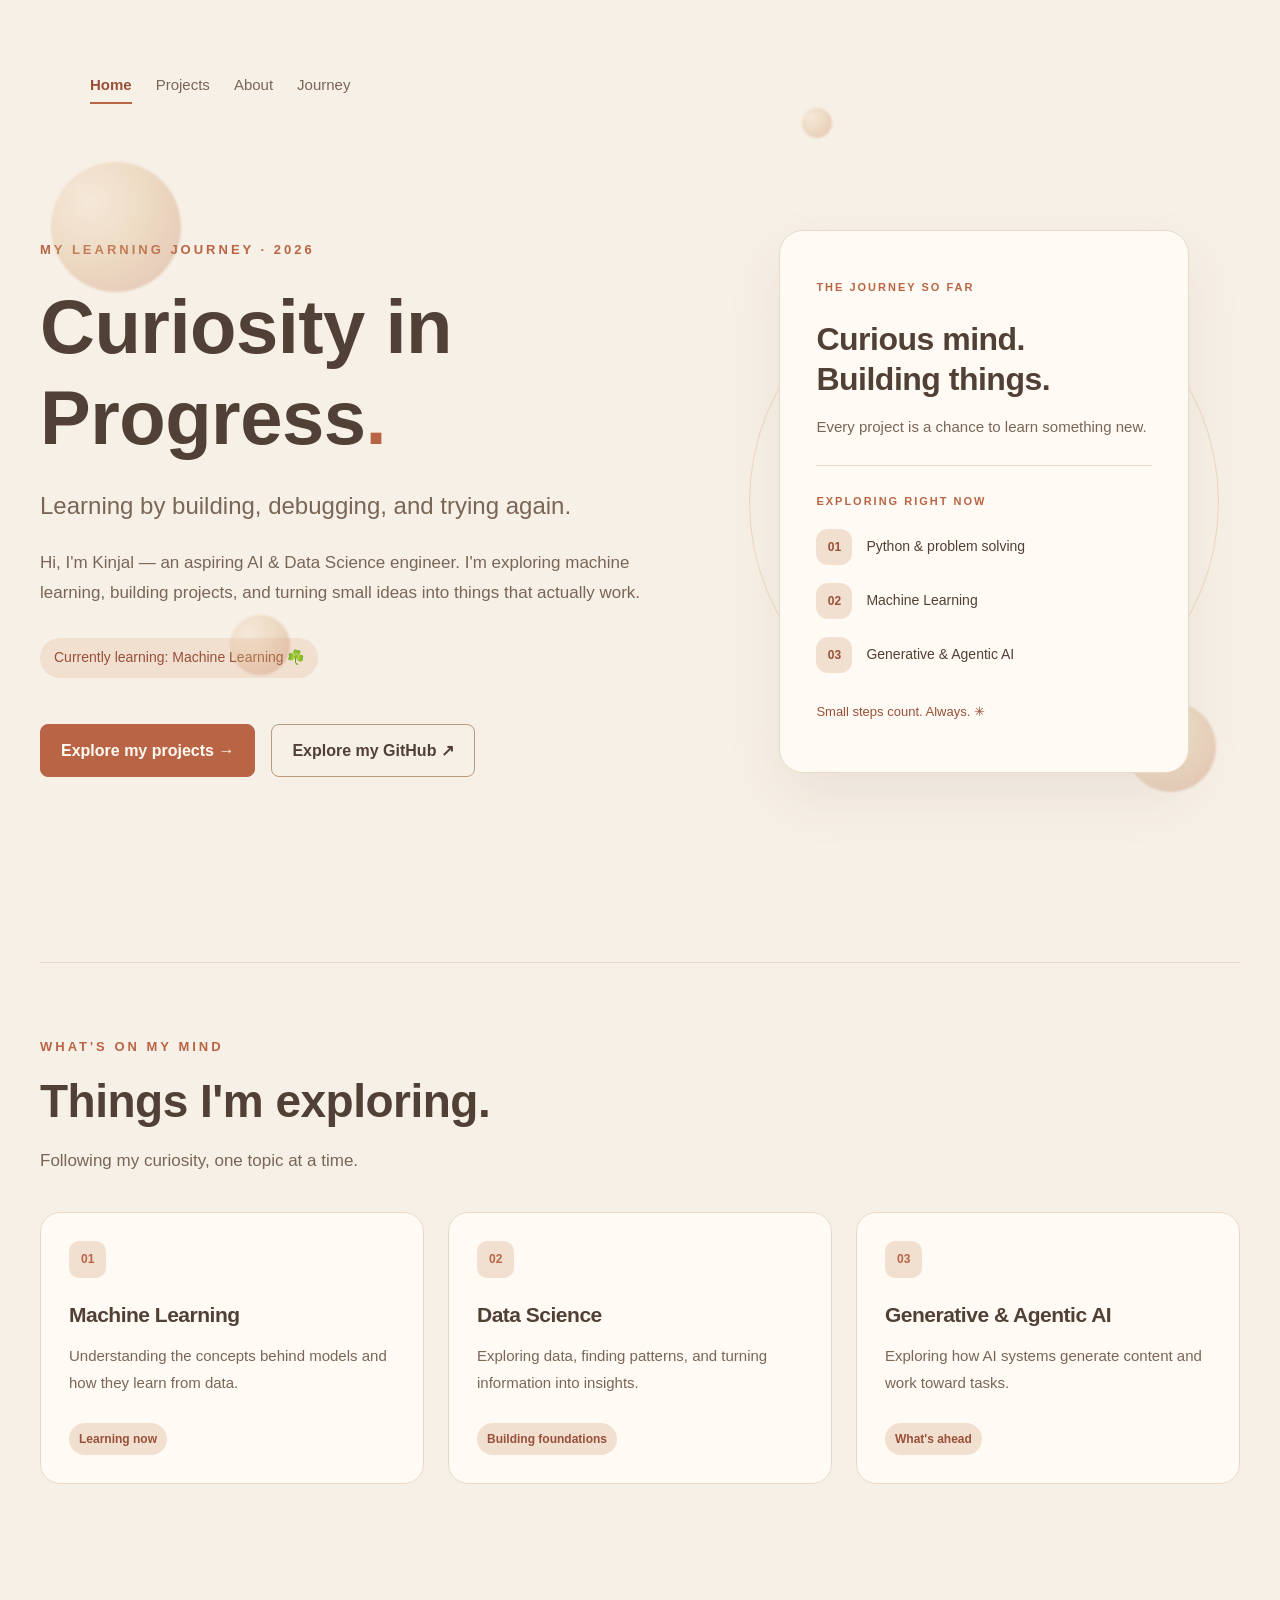
<file: index.html>
<!DOCTYPE html>
<html lang="en">
<head>
    <meta charset="UTF-8">
    <meta name="viewport" content="width=device-width, initial-scale=1.0">
    <title>Curiosity in Progress | Portfolio</title>
    <link rel="stylesheet" href="STYLE.CSS">
</head>
<body>
    <div class="decor-orb orb-one"></div>
    <div class="decor-orb orb-two"></div>
    <div class="decor-orb orb-three"></div>
    <div class="decor-orb orb-four"></div>
    <div class="decor-orb orb-five"></div>
    <div class="journey-cursor" aria-hidden="true"></div>
    


    <nav class="navbar">
        

        <div class="nav-links">
            <a href="index.html" class="active" aria-current="page">Home</a>
            <a href="projects.html">Projects</a>
            <a href="about.html">About</a>
            <a href="journey.html">Journey</a>
        </div>
    </nav>
    
   
<main class="intro">
    <div class="hero-content">
        <p class="eyebrow">MY LEARNING JOURNEY · 2026</p>

        <h1>
            Curiosity in Progress<span class="title-dot">.</span>
        </h1>

        <p class="tagline">
            Learning by building, debugging, and trying again.
        </p>

        <p class="description">
            Hi, I'm Kinjal — an aspiring AI & Data Science engineer.
            I'm exploring machine learning, building projects, and
            turning small ideas into things that actually work.
        </p>

        <p class="mini-note">
            Currently learning: Machine Learning ☘️
        </p>

        <div class="actions">
            <a href="projects.html" class="btn btn-primary">
                Explore my projects →
            </a>

            <a href="https://github.com/Kinjal-09"
               target="_blank"
               rel="noopener noreferrer"
               class="btn btn-secondary">
                Explore my GitHub ↗
            </a>
        </div>
    </div>

    <div class="hero-visual">
        <div class="visual-orbit orbit-one"></div>
        <div class="visual-orbit orbit-two"></div>

        <div class="visual-card">
            <p class="visual-label">THE JOURNEY SO FAR</p>
            <h2>Curious mind.<br>Building things.</h2>
            <p class="visual-description">
                Every project is a chance to learn something new.
            </p>

            <div class="visual-divider"></div>

            <p class="visual-label">EXPLORING RIGHT NOW</p>

            <div class="learning-item">
                <span class="learning-icon">01</span>
                <span>Python & problem solving</span>
            </div>

            <div class="learning-item">
                <span class="learning-icon">02</span>
                <span>Machine Learning</span>
            </div>

            <div class="learning-item">
                <span class="learning-icon">03</span>
                <span>Generative & Agentic AI</span>
            </div>

            <p class="visual-footer">Small steps count. Always. ✳</p>
        </div>
    </div>
</main>

<section class="exploring-section">
    <p class="eyebrow">WHAT'S ON MY MIND</p>

    <h2>Things I'm exploring.</h2>

    <p class="section-description">
        Following my curiosity, one topic at a time.
    </p>

    <div class="exploring-grid">
        <article class="exploring-card">
            <span class="exploring-number">01</span>
            <h3>Machine Learning</h3>
            <p>Understanding the concepts behind models and how they learn from data.</p>
            <span class="exploring-tag">Learning now</span>
        </article>

        <article class="exploring-card">
            <span class="exploring-number">02</span>
            <h3>Data Science</h3>
            <p>Exploring data, finding patterns, and turning information into insights.</p>
            <span class="exploring-tag">Building foundations</span>
        </article>

        <article class="exploring-card">
            <span class="exploring-number">03</span>
            <h3>Generative & Agentic AI</h3>
            <p>Exploring how AI systems generate content and work toward tasks.</p>
            <span class="exploring-tag">What's ahead</span>
        </article>
    </div>
</section>



<script src="cursor.js"></script>
</body>

    
     
   
    
</html>
</file>
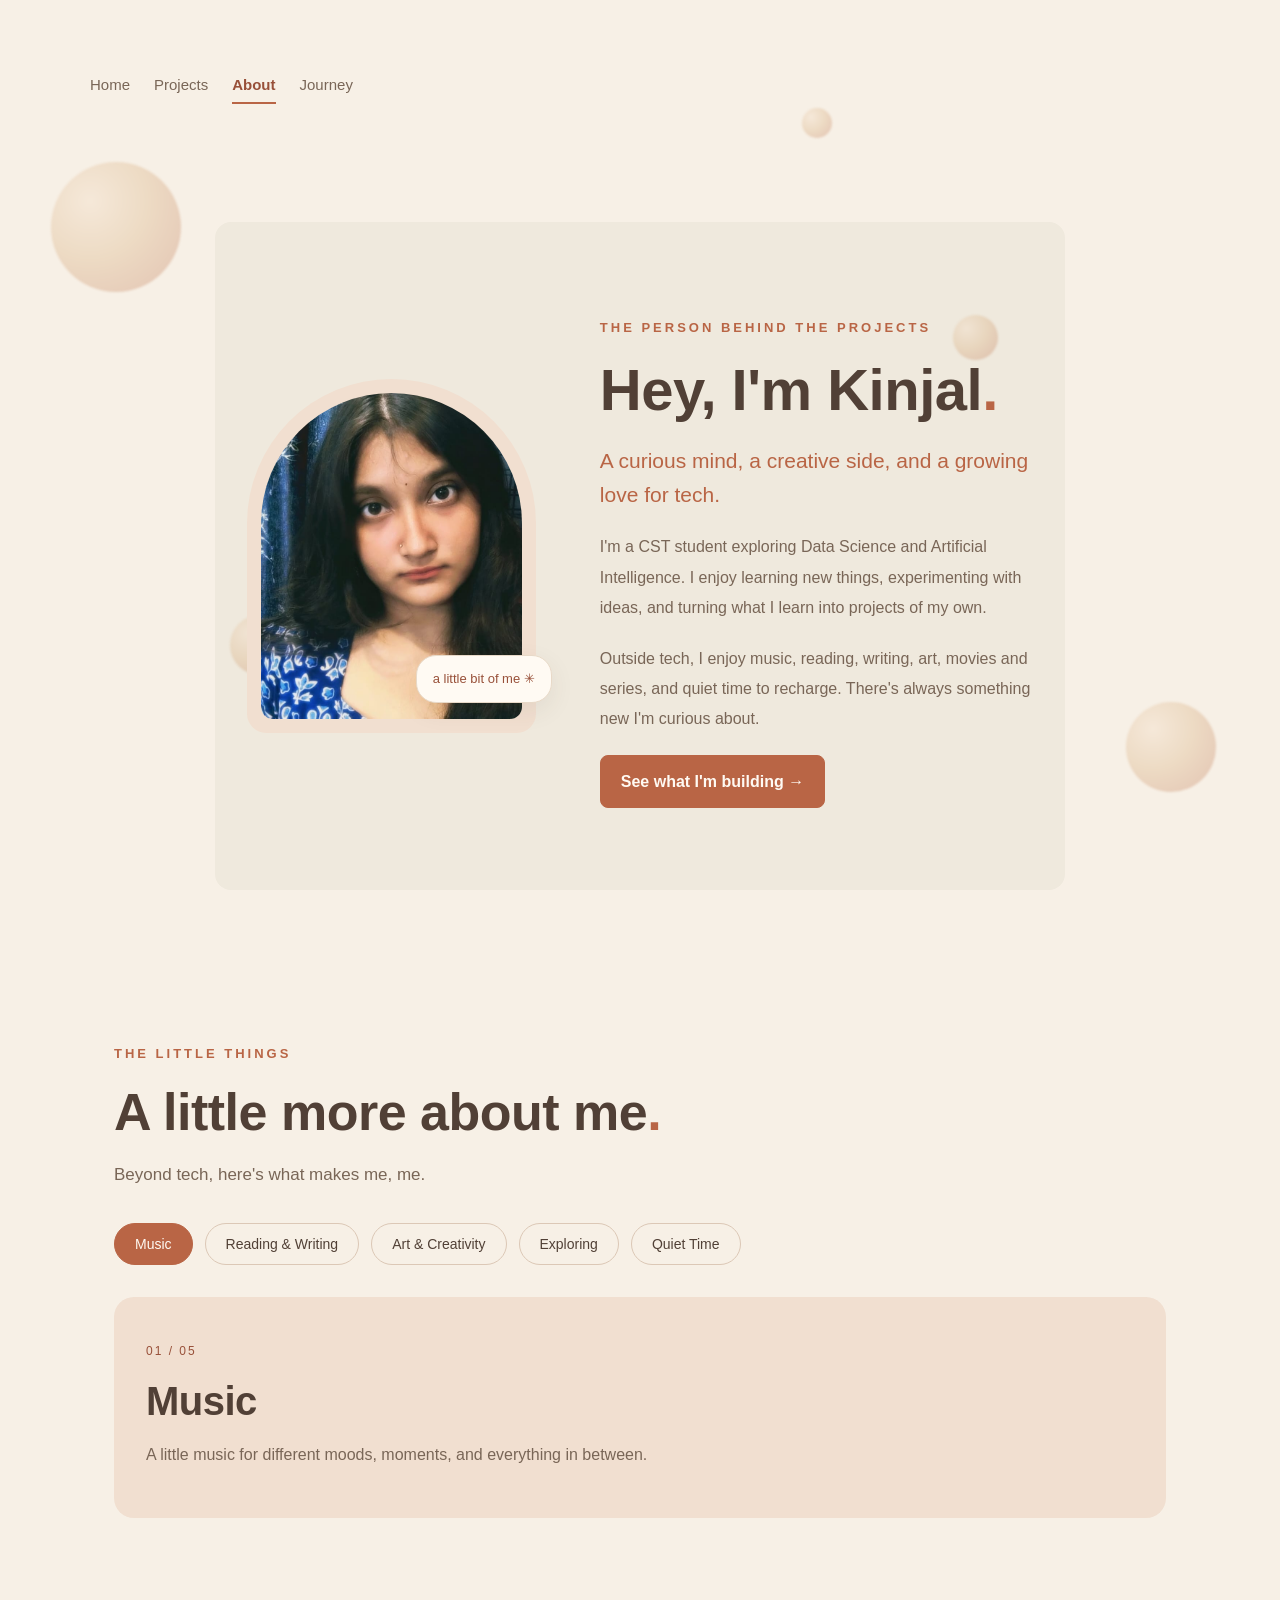
<file: about.html>
<!DOCTYPE html>
<html lang="en">
<head>
    <meta charset="UTF-8">
    <meta name="viewport" content="width=device-width, initial-scale=1.0">
    <title>About Me | Curiosity in Progress</title>
    <link rel="stylesheet" href="STYLE.CSS">
</head>
<body>
    <div class="decor-orb orb-one"></div>
    <div class="decor-orb orb-two"></div>
    <div class="decor-orb orb-three"></div>
    <div class="decor-orb orb-four"></div>
    <div class="decor-orb orb-five"></div>
    <div class="journey-cursor" aria-hidden="true"></div>

    <nav class="navbar">
        <div class="nav-links">
            <a href="index.html">Home</a>
            <a href="projects.html">Projects</a>
            <a href="about.html" class="active" aria-current="page">About</a>
            <a href="journey.html">Journey</a>
        </div>
    </nav>

    <main class="about-section">
        <section class="about-hero">

            <div class="about-photo-wrap">
                <img
                    src="Images/profile.jpg"
                    alt="Photo of Kinjal"
                    class="about-photo"
                >
                <span class="photo-note">a little bit of me ✳</span>
            </div>

            <div class="about-intro">
                <p class="eyebrow">THE PERSON BEHIND THE PROJECTS</p>

                <h1>Hey, I'm Kinjal<span class="title-dot">.</span></h1>

                <p class="about-lead">
                    A curious mind, a creative side, and a growing love for tech.
                </p>

                <p class="about-text">
                    I'm a CST student exploring Data Science and Artificial
                    Intelligence. I enjoy learning new things, experimenting
                    with ideas, and turning what I learn into projects of my own.
                </p>

                <p class="about-text">
                    Outside tech, I enjoy music, reading, writing, art,
                    movies and series, and quiet time to recharge.
                    There's always something new I'm curious about.
                </p>

                <a href="projects.html" class="btn btn-primary">
                    See what I'm building →
                </a>
            </div>

        </section>
    </main>
    
 

<section class="hobbies-section">
    <p class="eyebrow">THE LITTLE THINGS</p>
    <h2>A little more about me<span class="title-dot">.</span></h2>
    <p class="section-description">
        Beyond tech, here's what makes me, me.
    </p>

    <div class="hobby-tabs">
        <button class="hobby-tab active" data-hobby="music" type="button">Music</button>
        <button class="hobby-tab" data-hobby="reading" type="button">Reading & Writing</button>
        <button class="hobby-tab" data-hobby="creativity" type="button">Art & Creativity</button>
        <button class="hobby-tab" data-hobby="exploring" type="button">Exploring</button>
        <button class="hobby-tab" data-hobby="quiet" type="button">Quiet Time</button>
    </div>

    <div class="hobby-content" aria-live="polite">
        <p class="hobby-number" id="hobby-number">01 / 05</p>
        <h3 id="hobby-title">Music</h3>
        <p id="hobby-description">
            A little music for different moods, moments, and everything in between.
        </p>
    </div>
</section>


<script>
    const hobbyData = {
        music: {
            number: "01 / 05",
            title: "Music",
            description: "A little music for different moods, moments, and everything in between."
        },
        reading: {
            number: "02 / 05",
            title: "Reading & Writing",
            description: "I enjoy exploring stories through reading and expressing ideas through writing."
        },
        creativity: {
            number: "03 / 05",
            title: "Art & Creativity",
            description: "Art gives me a space to experiment, be creative, and look at things differently."
        },
        exploring: {
            number: "04 / 05",
            title: "Exploring New Things",
            description: "I love learning about unfamiliar topics and discovering new things."
        },
        quiet: {
            number: "05 / 05",
            title: "Quiet Time",
            description: "Movies, series, and peaceful time alone help me recharge."
        }
    };

    const tabs = document.querySelectorAll(".hobby-tab");
    const number = document.getElementById("hobby-number");
    const title = document.getElementById("hobby-title");
    const description = document.getElementById("hobby-description");

    tabs.forEach(function (tab) {
        tab.addEventListener("click", function () {
            const hobby = hobbyData[tab.dataset.hobby];

            if (!hobby) return;

            number.textContent = hobby.number;
            title.textContent = hobby.title;
            description.textContent = hobby.description;

            tabs.forEach(function (item) {
                item.classList.toggle("active", item === tab);
            });
        });
    });
</script>
<script src="cursor.js"></script>
</body>
</html>
</file>
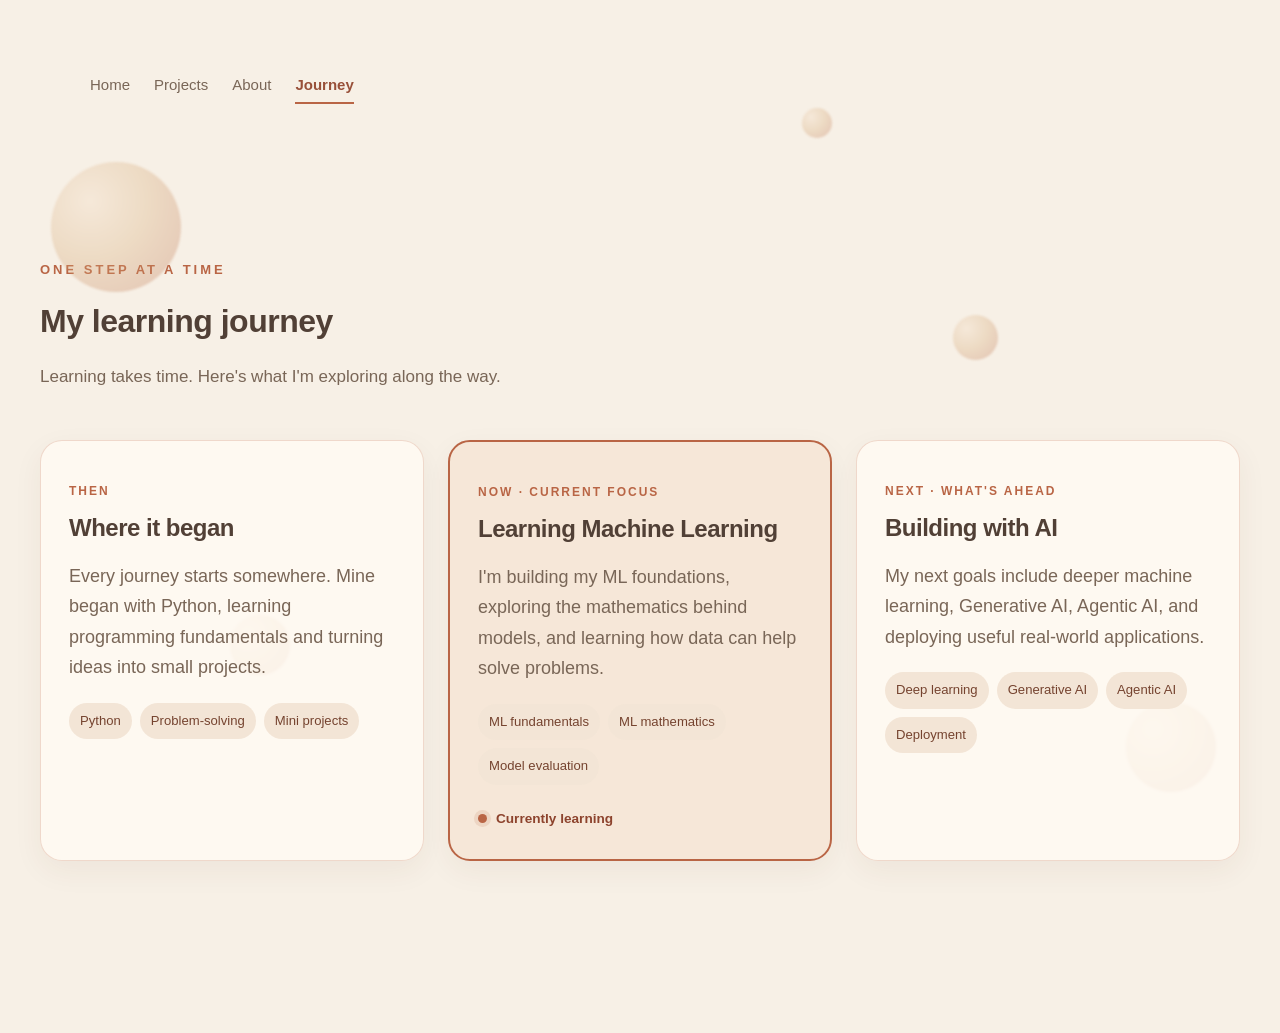
<file: journey.html>
<!DOCTYPE html>
<html lang="en">
<head>
    <meta charset="UTF-8">
    <meta name="viewport" content="width=device-width, initial-scale=1.0">
    <title>My Journey | Curiosity in Progress</title>
    <link rel="stylesheet" href="STYLE.CSS">
</head>
<body>
    <div class="decor-orb orb-one"></div>
    <div class="decor-orb orb-two"></div>
    <div class="decor-orb orb-three"></div>
    <div class="decor-orb orb-four"></div>
    <div class="decor-orb orb-five"></div>
    <div class="journey-cursor" aria-hidden="true">
        <span class="cursor-label"></span>
</div>

    <nav class="navbar">
        

        <div class="nav-links">
            <a href="index.html">Home</a>
            <a href="projects.html">Projects</a>
            <a href="about.html">About</a>
            <a href="journey.html" class="active" aria-current="page">Journey</a>
        </div>
    </nav>

    <main class="journey-section">
        <p class="eyebrow">ONE STEP AT A TIME</p>

        <h1>My learning journey</h1>

        <p class="section-description">
            Learning takes time. Here's what I'm exploring along the way.
        </p>
    
<div class="journey-flow">

    <article class="journey-stage">
        <p class="timeline-label">THEN</p>
        <h2>Where it began</h2>
        <p>
            Every journey starts somewhere. Mine began with Python,
            learning programming fundamentals and turning ideas into
            small projects.
        </p>

        <div class="journey-topics">
            <span>Python</span>
            <span>Problem-solving</span>
            <span>Mini projects</span>
        </div>
    </article>

    <article class="journey-stage journey-current">
        <p class="timeline-label">NOW · CURRENT FOCUS</p>
        <h2>Learning Machine Learning</h2>
        <p>
            I'm building my ML foundations, exploring the mathematics
            behind models, and learning how data can help solve problems.
        </p>

        <div class="journey-topics">
            <span>ML fundamentals</span>
            <span>ML mathematics</span>
            <span>Model evaluation</span>
        </div>

        <span class="current-indicator">
            <span class="indicator-dot"></span>
            Currently learning
        </span>
    </article>

    <article class="journey-stage">
        <p class="timeline-label">NEXT · WHAT'S AHEAD</p>
        <h2>Building with AI</h2>
        <p>
            My next goals include deeper machine learning, Generative AI,
            Agentic AI, and deploying useful real-world applications.
        </p>

        <div class="journey-topics">
            <span>Deep learning</span>
            <span>Generative AI</span>
            <span>Agentic AI</span>
            <span>Deployment</span>
        </div>
    </article>
    </div>



    </main>
    <script src="journey.js"></script>

</body>
</html>
</file>
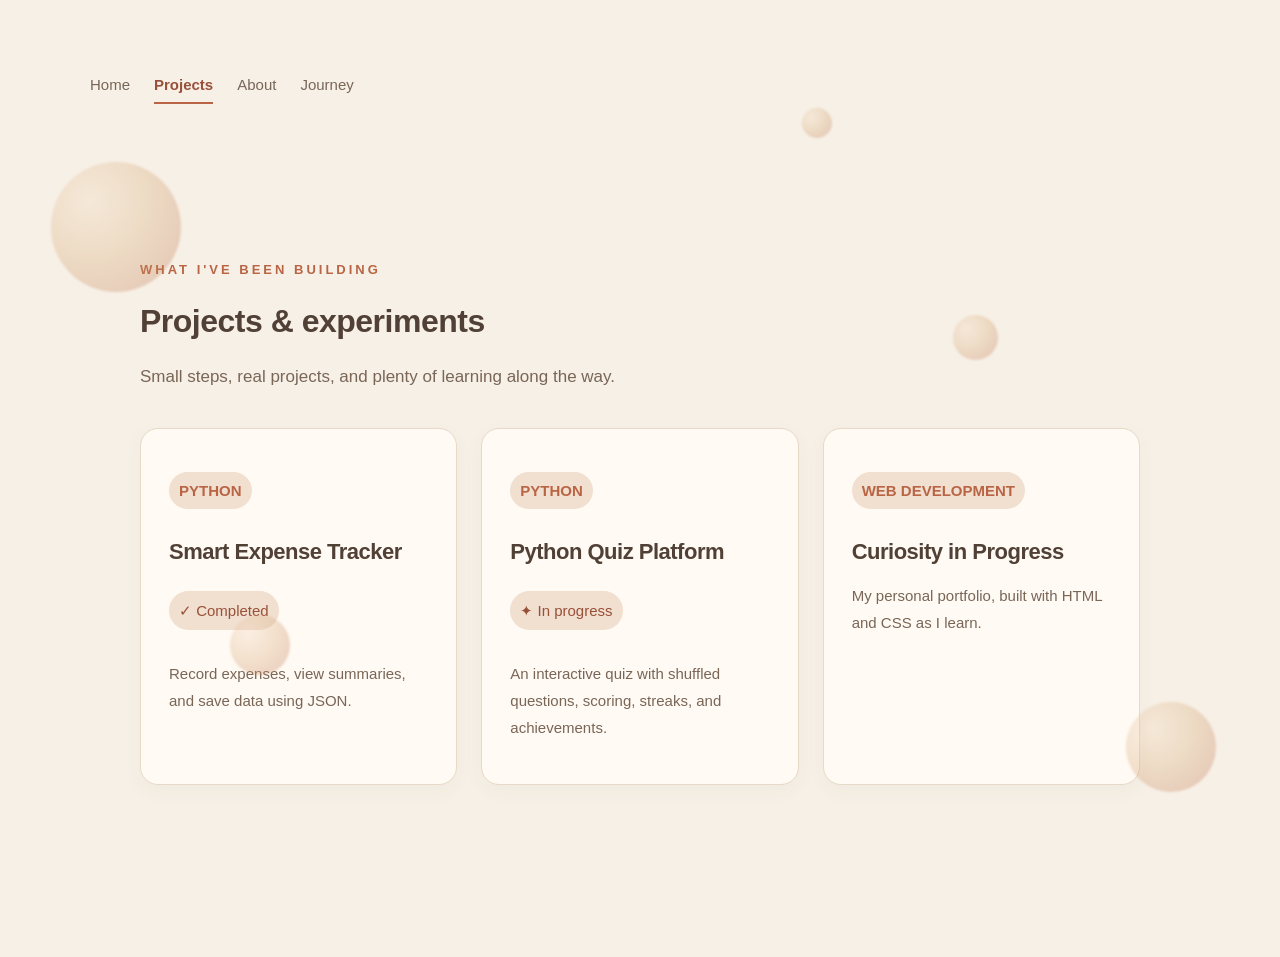
<file: Projects.html>
<!DOCTYPE html>
<html lang="en">
<head>
    <meta charset="UTF-8">
    <meta name="viewport" content="width=device-width, initial-scale=1.0">
    <title>Projects | Curiosity in Progress</title>
    <link rel="stylesheet" href="STYLE.CSS">
</head>
<body>
    <div class="decor-orb orb-one"></div>
    <div class="decor-orb orb-two"></div>
    <div class="decor-orb orb-three"></div>
    <div class="decor-orb orb-four"></div>
    <div class="decor-orb orb-five"></div>
    <div class="journey-cursor" aria-hidden="true"></div>

    <nav class="navbar">
       

        <div class="nav-links">
            <a href="index.html">Home</a>
            <a href="projects.html" class="active" aria-current="page">Projects</a>
            <a href="about.html">About</a>
            <a href="journey.html">Journey</a>
        </div>
    </nav>

    <main class="projects-section">
        <p class="eyebrow">WHAT I'VE BEEN BUILDING</p>

        <h1>Projects & experiments</h1>

        <p class="section-description">
            Small steps, real projects, and plenty of learning along the way.
        </p>

        <div class="project-grid">

            <article class="project-card">
                <p class="project-type">PYTHON</p>
                <h2>Smart Expense Tracker</h2>
                <p class="project-status">✓ Completed</p>
                <p>
                    Record expenses, view summaries, and save data using JSON.
                </p>
            </article>

            <article class="project-card">
                <p class="project-type">PYTHON</p>
                <h2>Python Quiz Platform</h2>
                <p class="project-status">✦ In progress</p>
                <p>
                    An interactive quiz with shuffled questions, scoring,
                    streaks, and achievements.
                </p>
            </article>

            <article class="project-card">
                <p class="project-type">WEB DEVELOPMENT</p>
                <h2>Curiosity in Progress</h2>
                <p>
                    My personal portfolio, built with HTML and CSS as I learn.
                </p>
            </article>

        </div>
    </main>
<script src="cursor.js"></script>
</body>
</html>
</file>
<file: STYLE.CSS>
/* ========================================
   1. GLOBAL STYLES
======================================== */

:root {
    --cream: #F7F0E6;
    --cream-light: #FFFAF3;
    --terracotta: #B96545;
    --terracotta-dark: #985039;
    --caramel: #D9AD7C;
    --brown: #514036;
    --brown-soft: #796657;
    --border-warm: #E8D9C8;
    --peach: #F1DFD0;
    --sage: #75856D;
    --sage-dark: #586A51;
}

* {
    box-sizing: border-box;
}

html {
    scroll-behavior: smooth;
}

body {
    margin: 0;
    padding: 48px 24px;
    background-color: var(--cream);
    color: var(--brown);
    font-family: Arial, sans-serif;
    line-height: 1.7;
    -webkit-font-smoothing: antialiased;
}

h1,
h2,
h3 {
    color: var(--brown);
    line-height: 1.2;
    letter-spacing: -0.5px;
}

p {
    color: var(--brown-soft);
    font-size: 18px;
    line-height: 1.7;
}

::selection {
    background-color: var(--peach);
    color: var(--brown);
}


/* ========================================
   2. NAVIGATION
======================================== */

.navbar {
    max-width: 1100px;
    margin: 0 auto;
    padding: 24px 0;
    display: flex;
    justify-content: space-between;
    align-items: center;
}

.nav-logo {
    color: var(--brown);
    font-size: 20px;
    font-weight: bold;
    text-decoration: none;
}

.nav-logo span {
    color: var(--terracotta);
}

.nav-links {
    display: flex;
    flex-wrap: wrap;
    gap: 24px;
}

.nav-links a {
    position: relative;
    color: var(--brown-soft);
    font-size: 15px;
    text-decoration: none;
    transition: color 0.25s ease;
}

.nav-links a:hover {
    color: var(--terracotta);
}

.nav-links a.active {
    color: var(--terracotta-dark);
    font-weight: bold;
}

.nav-links a::after {
    content: "";
    position: absolute;
    left: 0;
    bottom: -6px;
    width: 100%;
    height: 2px;
    background-color: var(--terracotta);
    transform: scaleX(0);
    transform-origin: left;
    transition: transform 0.25s ease;
}

.nav-links a:hover::after,
.nav-links a.active::after {
    transform: scaleX(1);
}


/* ========================================
   3. SHARED TEXT AND LABELS
======================================== */

.eyebrow {
    color: var(--terracotta);
    font-size: 13px;
    font-weight: bold;
    letter-spacing: 3px;
}

.section-description {
    color: var(--brown-soft);
    font-size: 17px;
    line-height: 1.8;
}

.title-dot {
    color: var(--terracotta);
}


/* ========================================
   4. HOME PAGE
======================================== */

.intro {
    max-width: 1200px;
    min-height: calc(100vh - 180px);
    margin: 20px auto;
    padding: 24px 0;
    display: grid;
    grid-template-columns: 1.1fr 0.9fr;
    align-items: center;
    gap: 64px;
}

.hero-content {
    min-width: 0;
}

.intro h1 {
    max-width: 750px;
    margin: 20px 0;
    font-size: clamp(42px, 7vw, 76px);
}

.tagline {
    font-size: 24px;
    line-height: 1.5;
}

.description {
    max-width: 650px;
    font-size: 17px;
    line-height: 1.8;
}

.actions {
    display: flex;
    flex-wrap: wrap;
    gap: 16px;
    margin-top: 32px;
}

.btn {
    display: inline-block;
    padding: 12px 20px;
    border: 1px solid transparent;
    border-radius: 8px;
    font-weight: bold;
    text-decoration: none;
    cursor: pointer;
    transition: transform 0.2s ease, background-color 0.2s ease;
}

.btn:hover {
    transform: translateY(-3px);
}

.btn-primary {
    background-color: var(--terracotta);
    border-color: var(--terracotta);
    color: var(--cream-light);
}

.btn-primary:hover {
    background-color: var(--terracotta-dark);
}

.btn-secondary {
    border-color: #B99B7D;
    color: var(--brown);
}

.btn-secondary:hover {
    background-color: var(--peach);
}

.mini-note {
    display: inline-block;
    margin-top: 12px;
    padding: 8px 14px;
    border-radius: 20px;
    background-color: var(--peach);
    color: var(--terracotta-dark);
    font-size: 14px;
}


/* Home hero visual */

.hero-visual {
    position: relative;
    min-height: 440px;
    display: flex;
    align-items: center;
    justify-content: center;
}

.visual-card {
    position: relative;
    z-index: 1;
    width: 100%;
    max-width: 410px;
    padding: 36px;
    background-color: var(--cream-light);
    border: 1px solid var(--border-warm);
    border-radius: 24px;
    box-shadow: 0 24px 60px rgba(81, 64, 54, 0.08);
}

.visual-label {
    color: var(--terracotta);
    font-size: 11px;
    font-weight: bold;
    letter-spacing: 2px;
}

.visual-card h2 {
    margin: 22px 0 12px;
    color: var(--brown);
    font-size: 32px;
    line-height: 1.25;
}

.visual-description {
    font-size: 15px;
}

.visual-divider {
    height: 1px;
    margin: 26px 0;
    background-color: var(--border-warm);
}

.learning-item {
    display: flex;
    align-items: center;
    gap: 14px;
    margin: 18px 0;
    color: var(--brown);
    font-size: 14px;
}

.learning-icon {
    display: grid;
    place-items: center;
    flex-shrink: 0;
    width: 36px;
    height: 36px;
    border-radius: 12px;
    background-color: var(--peach);
    color: var(--terracotta-dark);
    font-size: 12px;
    font-weight: bold;
}

.visual-footer {
    margin-top: 28px;
    color: var(--terracotta-dark);
    font-size: 13px;
}

.visual-orbit {
    position: absolute;
    border: 1px solid rgba(185, 101, 69, 0.2);
    border-radius: 50%;
    pointer-events: none;
}

.orbit-one {
    width: 400px;
    height: 400px;
}

.orbit-two {
    width: 470px;
    height: 470px;
    border-color: rgba(217, 173, 124, 0.35);
}


/* Home exploring section */

.exploring-section {
    max-width: 1200px;
    margin: 100px auto 60px;
    padding: 60px 0;
    border-top: 1px solid var(--border-warm);
}

.exploring-section h2 {
    margin: 16px 0;
    color: var(--brown);
    font-size: clamp(32px, 4vw, 46px);
}

.exploring-section .section-description {
    margin-bottom: 36px;
}

.exploring-grid {
    display: grid;
    grid-template-columns: repeat(3, minmax(0, 1fr));
    gap: 24px;
}

.exploring-card {
    padding: 28px;
    background-color: var(--cream-light);
    border: 1px solid var(--border-warm);
    border-radius: 20px;
    transition: transform 0.25s ease, box-shadow 0.25s ease;
    animation: fade-up 0.6s ease both;
}

.exploring-card:hover {
    transform: translateY(-6px);
    box-shadow: 0 16px 32px rgba(81, 64, 54, 0.08);
}

.exploring-card:nth-child(2) {
    animation-delay: 0.12s;
}

.exploring-card:nth-child(3) {
    animation-delay: 0.24s;
}

.exploring-number {
    display: inline-block;
    padding: 8px 12px;
    border-radius: 10px;
    background-color: var(--peach);
    color: var(--terracotta);
    font-size: 12px;
    font-weight: bold;
}

.exploring-card h3 {
    margin: 24px 0 12px;
    color: var(--brown);
    font-size: 21px;
}

.exploring-card p {
    color: var(--brown-soft);
    font-size: 15px;
    line-height: 1.8;
}

.exploring-tag {
    display: inline-block;
    margin-top: 12px;
    padding: 6px 10px;
    border-radius: 20px;
    background-color: var(--peach);
    color: var(--terracotta-dark);
    font-size: 12px;
    font-weight: bold;
}

@keyframes fade-up {
    from {
        opacity: 0;
        transform: translateY(18px);
    }

    to {
        opacity: 1;
        transform: translateY(0);
    }
}


/* ========================================
   5. PROJECTS PAGE
======================================== */

.projects-section {
    max-width: 1000px;
    margin: 100px auto;
    padding: 24px 0;
}

.projects-section h2 {
    margin-bottom: 12px;
    font-size: 32px;
}

.project-grid {
    display: grid;
    grid-template-columns: repeat(auto-fit, minmax(260px, 1fr));
    gap: 24px;
    margin-top: 36px;
}

.project-card {
    padding: 28px;
    background-color: var(--cream-light);
    border: 1px solid var(--border-warm);
    border-radius: 18px;
    box-shadow: 0 6px 20px rgba(81, 64, 54, 0.04);
    transition: transform 0.25s ease, box-shadow 0.25s ease;
}

.project-card:hover {
    transform: translateY(-5px);
    box-shadow: 0 12px 28px rgba(81, 64, 54, 0.09);
}

.project-type {
    display: inline-block;
    padding: 5px 10px;
    border-radius: 20px;
    background-color: var(--peach);
    color: var(--terracotta);
    font-size: 12px;
    font-weight: bold;
}

.project-card h2,
.project-card h3 {
    color: var(--brown);
}

.project-card h2 {
    margin-top: 14px;
    margin-bottom: 12px;
    font-size: 22px;
    line-height: 1.3;
}

.project-card p {
    font-size: 15px;
    line-height: 1.8;
}

.project-status {
    display: inline-block;
    margin-top: 12px;
    padding: 6px 10px;
    border-radius: 20px;
    background-color: var(--peach);
    color: var(--terracotta-dark);
    font-size: 13px;
}


/* ========================================
   6. ABOUT PAGE
======================================== */

.about-section {
    max-width: 850px;
    margin: 100px auto;
    padding: 32px;
    background-color: #EFE9DD;
    border-radius: 16px;
}

.about-section h2 {
    color: var(--sage-dark);
    font-size: 28px;
}

.about-text {
    max-width: 700px;
    font-size: 17px;
    line-height: 1.8;
}


/* About hero and photo */

.about-hero {
    max-width: 1100px;
    margin: 50px auto;
    display: grid;
    grid-template-columns: 0.8fr 1.2fr;
    align-items: center;
    gap: 64px;
}

.about-photo-wrap {
    position: relative;
    max-width: 390px;
    margin: 0 auto;
    padding: 14px;
    background-color: var(--peach);
    border-radius: 180px 180px 24px 24px;
}

.about-photo {
    display: block;
    width: 100%;
    aspect-ratio: 4 / 5;
    object-fit: cover;
    object-position: center 35%;
    border-radius: 170px 170px 16px 16px;
}

.photo-note {
    position: absolute;
    right: -16px;
    bottom: 30px;
    padding: 12px 16px;
    background-color: var(--cream-light);
    color: var(--terracotta-dark);
    border: 1px solid var(--border-warm);
    border-radius: 20px;
    box-shadow: 0 8px 24px rgba(81, 64, 54, 0.08);
    font-size: 13px;
}

.about-intro h1 {
    margin: 18px 0;
    font-size: clamp(38px, 5vw, 58px);
    line-height: 1.15;
}

.about-lead {
    color: var(--terracotta);
    font-size: 21px;
    line-height: 1.6;
}

.about-intro .about-text {
    margin: 20px 0;
    color: var(--brown-soft);
    font-size: 16px;
    line-height: 1.9;
}


/* Personality section */

.personality-section {
    max-width: 1100px;
    margin: 100px auto;
    padding: 40px 24px;
    overflow: hidden;
}

.personality-section h2 {
    margin: 18px 0;
    color: var(--brown);
    font-size: clamp(38px, 5vw, 58px);
}

.personality-section .section-description {
    margin-bottom: 55px;
    font-size: 19px;
}

.personality-track {
    display: flex;
    flex-direction: column;
    align-items: flex-start;
    gap: 18px;
    padding: 15px 0 30px;
    border-bottom: 1px solid #DCC8B6;
}

.personality-word {
    display: none;
    align-items: flex-start;
    gap: 10px;
    padding: 0;
    border: none;
    background: transparent;
    color: #CBB9A8;
    font-family: inherit;
    font-size: clamp(42px, 7vw, 82px);
    font-weight: 700;
    letter-spacing: -3px;
    cursor: pointer;
    transition: color 0.3s ease, transform 0.3s ease;
}

.personality-word.active {
    display: flex;
}

.personality-word.active,
.personality-word:hover {
    color: var(--terracotta);
    transform: translateY(-4px);
}

.personality-word span {
    display: inline-block;
    margin-left: 8px;
    font-size: 13px;
    font-weight: 400;
    letter-spacing: 0;
    vertical-align: top;
}

.personality-detail {
    display: flex;
    align-items: center;
    flex-wrap: wrap;
    gap: 25px;
    padding-top: 25px;
}

#personality-count {
    color: var(--terracotta);
    font-size: 13px;
    letter-spacing: 2px;
}

#personality-note {
    flex: 1;
    min-width: 200px;
    color: var(--brown-soft);
    font-size: 16px;
    line-height: 1.7;
}

.personality-controls {
    display: flex;
    gap: 12px;
}

.personality-controls button {
    padding: 10px 16px;
    border: 1px solid #DCC8B6;
    border-radius: 30px;
    background: transparent;
    color: var(--brown);
    cursor: pointer;
    transition: background 0.3s ease, color 0.3s ease;
}

.personality-controls button:hover {
    background-color: var(--terracotta);
    color: var(--cream-light);
    border-color: var(--terracotta);
}


/* Hobbies section */

.hobbies-section {
    max-width: 1100px;
    margin: 80px auto;
    padding: 40px 24px;
}

.hobbies-section h2 {
    margin: 16px 0;
    color: var(--brown);
    font-size: clamp(34px, 5vw, 52px);
}

.hobbies-section .section-description {
    margin-bottom: 32px;
}

.hobby-tabs {
    display: flex;
    flex-wrap: wrap;
    gap: 12px;
    margin-bottom: 32px;
}

.hobby-tab {
    padding: 12px 20px;
    border: 1px solid #DCC8B6;
    border-radius: 30px;
    background: transparent;
    color: var(--brown);
    font-family: inherit;
    font-size: 14px;
    cursor: pointer;
    transition: all 0.25s ease;
}

.hobby-tab:hover,
.hobby-tab.active {
    background-color: var(--terracotta);
    border-color: var(--terracotta);
    color: var(--cream-light);
}

.hobby-content {
    min-height: 200px;
    padding: 32px;
    background-color: var(--peach);
    border-radius: 20px;
}

.hobby-number {
    color: var(--terracotta-dark);
    font-size: 12px;
    letter-spacing: 2px;
}

.hobby-content h3 {
    margin: 16px 0;
    color: var(--brown);
    font-size: clamp(28px, 4vw, 40px);
}

.hobby-content p:last-child {
    color: var(--brown-soft);
    font-size: 16px;
    line-height: 1.8;
}


/* ========================================
   7. JOURNEY PAGE
======================================== */

.journey-section {
    max-width: 1200px;
    margin: 100px auto;
    padding: 24px 0;
}

.journey-flow {
    display: grid;
    grid-template-columns: repeat(3, minmax(0, 1fr));
    gap: 24px;
    margin-top: 48px;
}

.journey-stage {
    position: relative;
    padding: 28px;
    background-color: rgba(255, 250, 243, 0.82);
    border: 1px solid rgba(185, 101, 69, 0.22);
    border-radius: 22px;
    box-shadow: 0 10px 30px rgba(87, 53, 37, 0.06);
    transition: transform 0.3s ease, box-shadow 0.3s ease;
}

.journey-stage:hover {
    transform: translateY(-6px);
    box-shadow: 0 16px 35px rgba(87, 53, 37, 0.12);
}

.journey-stage h2 {
    margin: 12px 0;
}

.timeline-label {
    color: var(--terracotta);
    font-size: 12px;
    font-weight: bold;
    letter-spacing: 2px;
}

.journey-topics {
    display: flex;
    flex-wrap: wrap;
    gap: 8px;
    margin-top: 20px;
}

.journey-topics span {
    padding: 7px 11px;
    border-radius: 20px;
    background-color: #F3E5D6;
    color: #75432F;
    font-size: 0.82rem;
}

.journey-current {
    border: 2px solid var(--terracotta);
    background-color: rgba(243, 215, 189, 0.35);
    animation: current-glow 3s ease-in-out infinite;
}

.current-indicator {
    display: inline-flex;
    align-items: center;
    gap: 9px;
    margin-top: 22px;
    color: #8D432D;
    font-size: 0.85rem;
    font-weight: 600;
}

.indicator-dot {
    width: 9px;
    height: 9px;
    flex-shrink: 0;
    border-radius: 50%;
    background-color: var(--terracotta);
    box-shadow: 0 0 0 4px rgba(185, 101, 69, 0.14);
    animation: indicator-pulse 1.8s ease-in-out infinite;
}

@keyframes indicator-pulse {
    0%,
    100% {
        transform: scale(1);
        box-shadow: 0 0 0 4px rgba(185, 101, 69, 0.14);
    }

    50% {
        transform: scale(1.2);
        box-shadow: 0 0 0 8px rgba(185, 101, 69, 0.06);
    }
}

@keyframes current-glow {
    0%,
    100% {
        box-shadow: 0 10px 30px rgba(87, 53, 37, 0.06);
    }

    50% {
        box-shadow: 0 12px 34px rgba(185, 101, 69, 0.16);
    }
}


/* ========================================
   8. FLOATING DECORATIVE ORBS
======================================== */

.decor-orb {
    position: fixed;
    z-index: 0;
    width: 130px;
    height: 130px;
    border-radius: 50%;
    background: radial-gradient(
        circle at 30% 30%,
        #F3D7BD,
        #D9AD7C 45%,
        #B96545
    );
    opacity: 0.32;
    filter: blur(1px);
    pointer-events: none;
    animation: float-orb 5s ease-in-out infinite;
}

.orb-one {
    top: 18%;
    left: 4%;
}

.orb-two {
    right: 5%;
    bottom: 12%;
    width: 90px;
    height: 90px;
    animation-delay: -2s;
}

.orb-three {
    top: 35%;
    right: 22%;
    width: 45px;
    height: 45px;
    animation-duration: 6s;
    animation-delay: -1s;
}

.orb-four {
    bottom: 25%;
    left: 18%;
    width: 60px;
    height: 60px;
    animation-duration: 7s;
    animation-delay: -3s;
}

.orb-five {
    top: 12%;
    right: 35%;
    width: 30px;
    height: 30px;
    animation-duration: 4s;
    animation-delay: -2s;
}

@keyframes float-orb {
    0%,
    100% {
        transform: translateY(0);
    }

    50% {
        transform: translateY(-35px);
    }
}


/* ========================================
   9. SIMPLE RING CURSOR
======================================== */

.journey-cursor {
    position: fixed;
    top: 0;
    left: 0;
    width: 38px;
    height: 38px;
    border: 2px solid var(--terracotta);
    border-radius: 50%;
    pointer-events: none;
    z-index: 9999;
    opacity: 0;
    transform: translate(-50%, -50%);
    transition: opacity 0.2s ease;
}


/* ========================================
   10. RESPONSIVE DESIGN
======================================== */

@media (max-width: 850px) {
    .intro {
        grid-template-columns: 1fr;
        gap: 24px;
        min-height: auto;
        margin: 40px auto;
    }

    .hero-visual {
        min-height: 420px;
    }

    .visual-card {
        max-width: 460px;
    }

    .exploring-grid {
        grid-template-columns: repeat(2, minmax(0, 1fr));
    }
}

@media (max-width: 800px) {
    .journey-flow {
        grid-template-columns: 1fr;
    }
}

@media (max-width: 760px) {
    .about-hero {
        grid-template-columns: 1fr;
        gap: 44px;
        margin: 30px auto;
    }

    .about-photo-wrap {
        width: 100%;
        max-width: 300px;
    }

    .about-intro h1 {
        font-size: 40px;
    }
}

@media (max-width: 600px) {
    body {
        padding: 24px 18px;
    }

    .navbar {
        align-items: flex-start;
        gap: 20px;
        flex-direction: column;
    }

    .nav-links {
        gap: 16px;
    }

    .visual-card {
        padding: 24px;
    }

    .visual-orbit {
        max-width: 95%;
        max-height: 95%;
    }

    .exploring-section {
        margin-top: 60px;
        padding-top: 36px;
    }

    .exploring-grid {
        grid-template-columns: 1fr;
    }

    .exploring-card {
        padding: 24px;
    }

    .personality-section {
        margin: 60px auto;
        padding: 24px 18px;
    }

    .personality-track {
        gap: 25px;
    }

    .personality-word {
        letter-spacing: -2px;
    }

    .hobbies-section {
        margin: 45px auto;
        padding: 24px 18px;
    }

    .hobby-content {
        padding: 24px;
    }

    .journey-stage {
        padding: 24px;
    }
}


/* Accessibility: respect reduced-motion preferences */

@media (prefers-reduced-motion: reduce) {
    html {
        scroll-behavior: auto;
    }

    *,
    *::before,
    *::after {
        animation-duration: 0.01ms !important;
        animation-iteration-count: 1 !important;
        transition-duration: 0.01ms !important;
    }
}


/* Hide the custom cursor on touch devices */

@media (hover: none), (pointer: coarse) {
    .journey-cursor {
        display: none;
    }
}
</file>
